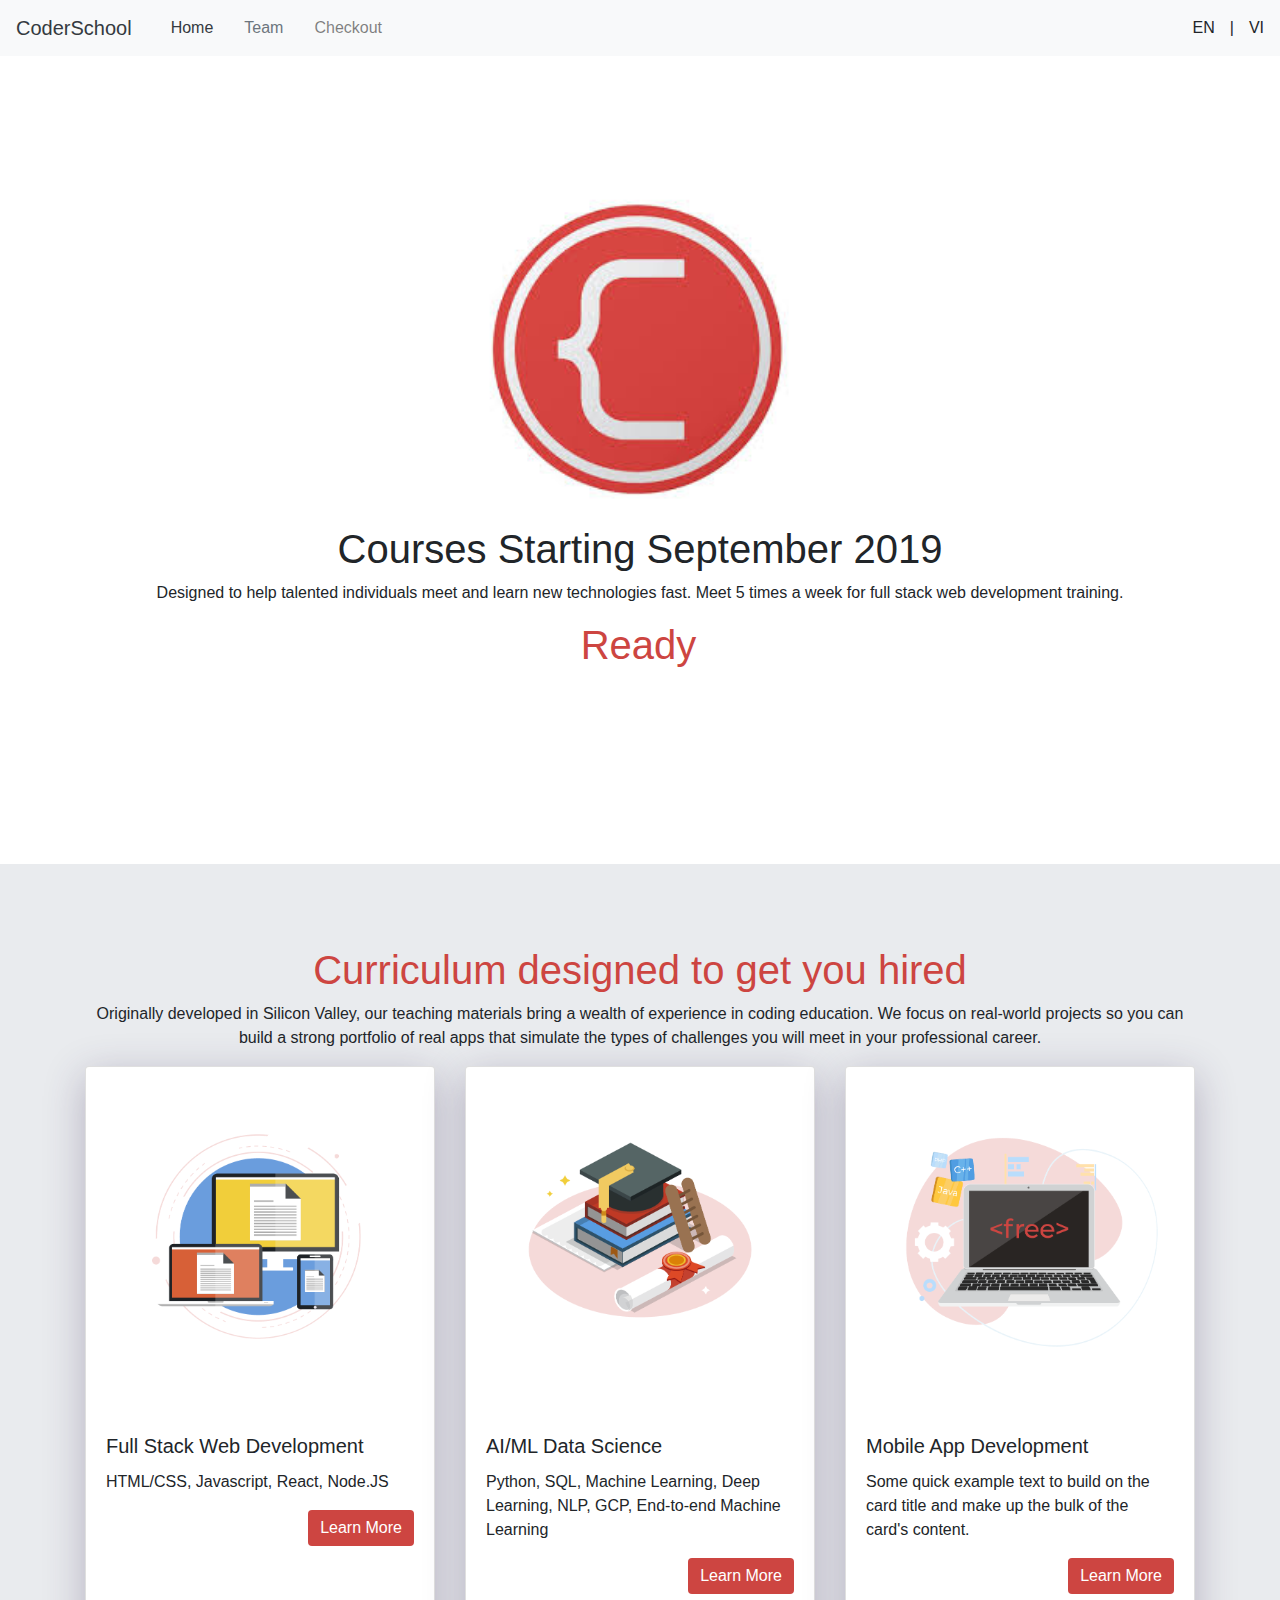
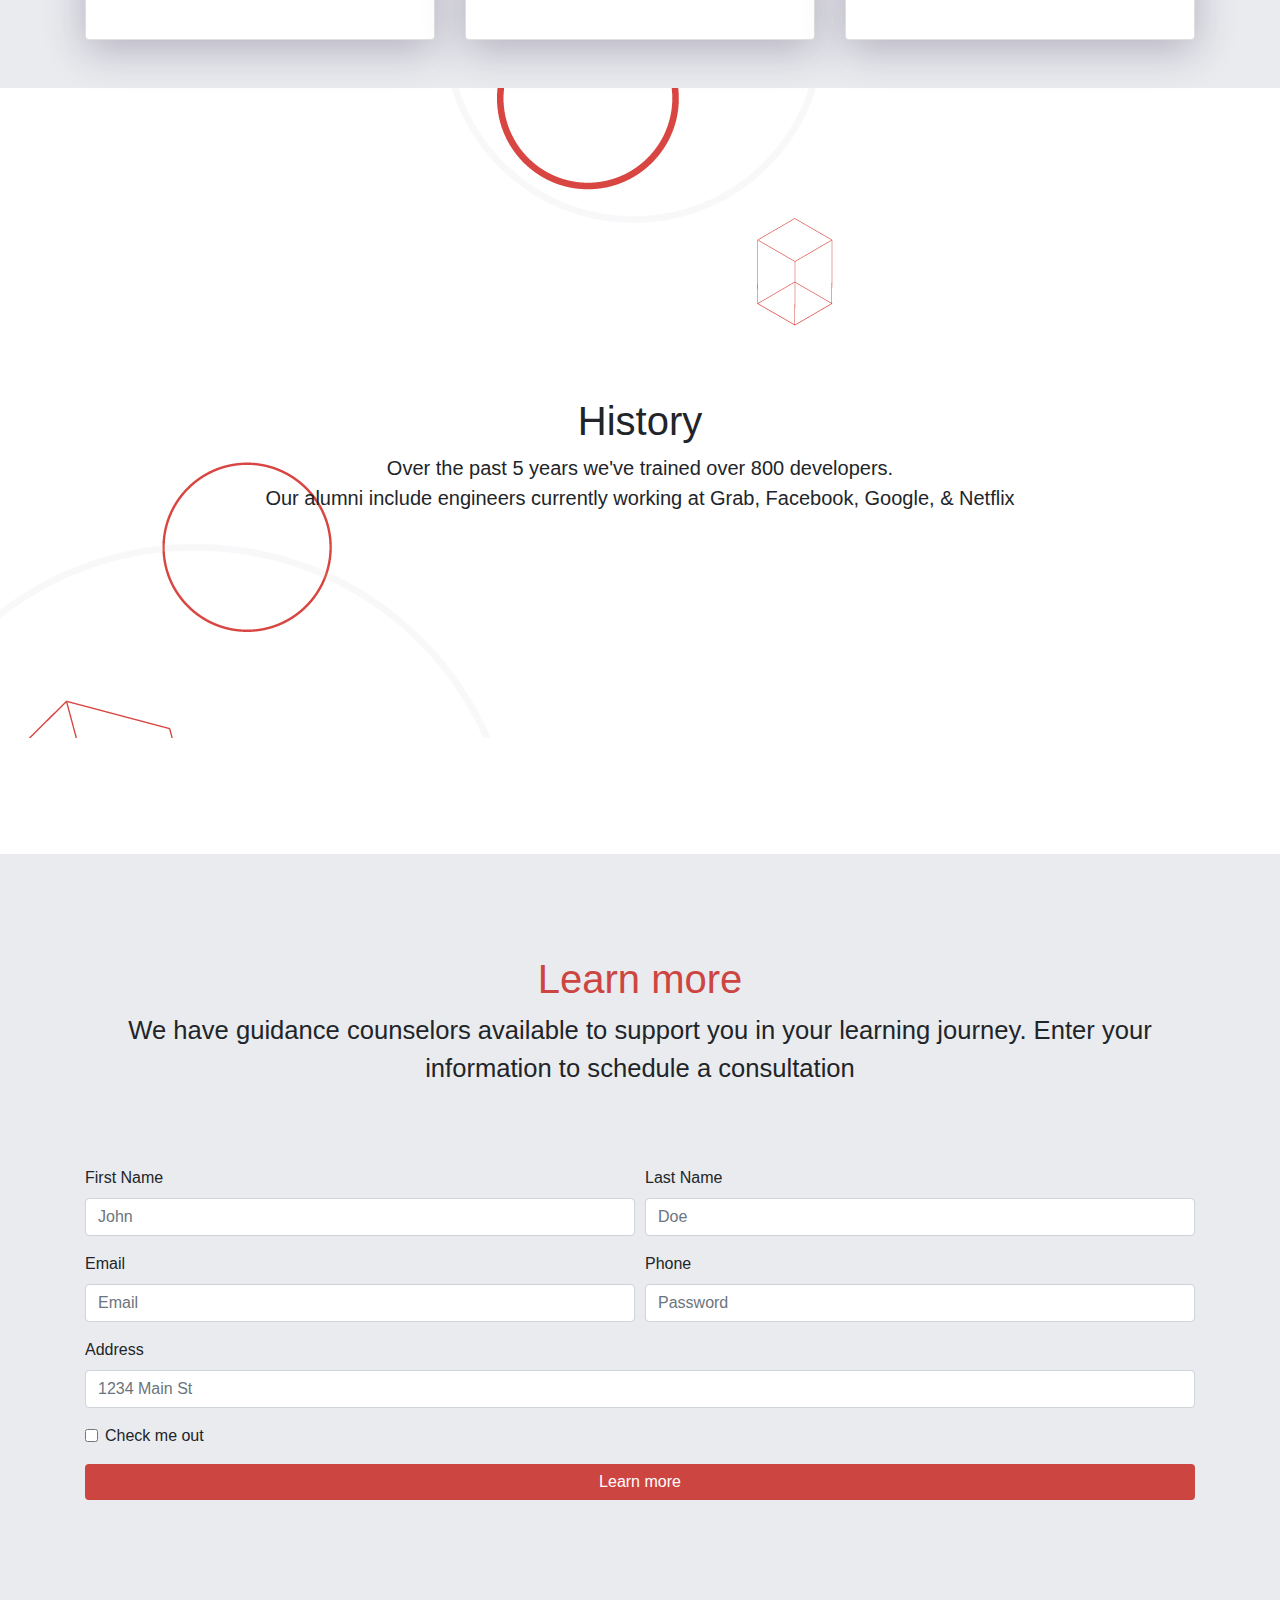
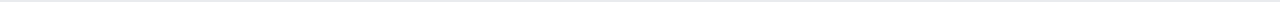
<file: index.html>
<!DOCTYPE html>
<html lang="en">

<head>
    <meta charset="UTF-8">
    <meta name="viewport" content="width=device-width, initial-scale=1.0">
    <title>CoderSchool Pricing Page</title>
    <!-- Remember to link bootstrap before other style sheet-->
    <link
        rel="stylesheet"
        crossorigin="anonymous"
        href="https://stackpath.bootstrapcdn.com/bootstrap/4.4.1/css/bootstrap.min.css"
        integrity="sha384-Vkoo8x4CGsO3+Hhxv8T/Q5PaXtkKtu6ug5TOeNV6gBiFeWPGFN9MuhOf23Q9Ifjh"
    />
    <link rel="stylesheet" href="css/style.css">
    <link
        rel="stylesheet"
        crossorigin="anonymous"
        href="https://use.fontawesome.com/releases/v5.6.3/css/all.css"
        integrity="sha384-UHRtZLI+pbxtHCWp1t77Bi1L4ZtiqrqD80Kn4Z8NTSRyMA2Fd33n5dQ8lWUE00s/"
    />
</head>
<body>
    <nav class="navbar navbar-expand-lg navbar-light bg-light fixed-top">
        <a class="navbar-brand text-dark" href="#">CoderSchool</a>
        <button
          type="button"
          aria-expanded="false"
          class="navbar-toggler"
          data-toggle="collapse"
          aria-label="Toggle navigation"
          data-target="#navbarSupportedContent"
          aria-controls="navbarSupportedContent"
        >
          <span class="navbar-toggler-icon"></span>
        </button>
      
        <div class="collapse navbar-collapse" id="navbarSupportedContent">
          <ul class="navbar-nav mr-auto">
            <li class="nav-item active">
              <a class="nav-link text-dark" href="#"
                >Home <span class="sr-only">(current)</span></a
              >
            </li>
            <li class="nav-item">
              <a class="nav-link text-muted" href="./team.html">Team</a>
            </li>
            <li class="nav-item">
              <a class="nav-link" href="rocket.html">Checkout</a>
            </li>
          </ul>
          <ul class="navbar-nav">
            <li class="nav-item">EN</li>
            <li class="nav-item">|</li>
            <li class="nav-item">VI</li>
          </ul>
        </div>
    </nav>
    <section>
        <img src="img/logo.jpeg" alt="CoderSchool logo" width=350px height=350px style="margin-top: 60px;"/>
        <h1 class="text-center">Courses Starting September 2019</h1>
        <p class="text-center banner">
          Designed to help talented individuals meet and learn new technologies fast.
          Meet 5 times a week for full stack web development training.
        </p>
        <h1
          class="typewrite red"
          data-period="2000"
          data-type='[ 
                  "Ready to change your life?", 
                  "What are you waiting for?", 
                  "Top-Rated Programming Courses Starting September 2019",
                  "Join CoderSchool Today!"
                  ]'
          style="margin-bottom: 80px;"
        ></h1>
    </section>
    <section>
        <div class="container-fluid pt-5 pb-5" style="background-color: #e9ebee;">
        <div class="container">
            <h1 class="text-center red" style="margin-top: 3%;">Curriculum designed to get you hired</h1>
            <p class="text-center text-body">
              Originally developed in Silicon Valley, our teaching materials bring a
              wealth of experience in coding education. We focus on real-world projects so
              you can build a strong portfolio of real apps that simulate the types of
              challenges you will meet in your professional career.
            </p>
        <div class="row justify-content-around mr-31 ml-31">
            <div class="col-md">
                <div class="card h-100">
                    <img class="card-img-top" src="img/card1.png" alt="Card image cap" />
                    <div class="card-body">
                      <h5 class="card-title">Full Stack Web Development</h5>
                      <p class="card-text">HTML/CSS, Javascript, React, Node.JS</p>
                      <div class="text-right">
                        <a href="#" class="btn btn-primary red">Learn More</a>
                      </div>
                    </div>
                </div>
            </div>
            <div class="col-md">
                <div class="card h-100">
                    <img class="card-img-top" src="img/card2.png" alt="Card image cap" />
                    <div class="card-body">
                      <h5 class="card-title">AI/ML Data Science</h5>
                      <p class="card-text">Python, SQL, Machine Learning, Deep Learning, NLP, GCP, End-to-end Machine Learning</p>
                      <div class="text-right">
                        <a href="#" class="btn btn-primary red">Learn More</a>
                      </div>
                    </div>
                </div>
            </div>
            <div class="col-md">
                <div class="card h-100">
                    <img class="card-img-top" src="img/card3.png" alt="Card image cap" />
                    <div class="card-body">
                      <h5 class="card-title">Mobile App Development</h5>
                      <p class="card-text">Some quick example text to build on the card title and make up the bulk of the card's content.</p>
                      <div class="text-right">
                        <a href="#" class="btn btn-primary red">Learn More</a>
                      </div>
                    </div>
                </div>    
            </div>
        </div>
        </div>
        </div>
    </section>
    <section id="third">
        <h1><i class="fas fa-history"></i>History</h1>
        <blockquote class="blockquote text-center">
          <p>
            Over the past 5 years we've trained over 800 developers. <br/>Our alumni
            include engineers currently working at Grab, Facebook, Google, & Netflix
          </p>
        </blockquote>
    </section>
    <section id="fourth">
        <div class="container-fluid" style="background-color: #e9ebee; padding-bottom: 5%; padding-top: 5%;">
          <div class="container mx-auto" style="font-size: 2vw; padding-top: 3%; padding-bottom: 5%;">  
          <h1 class="text-center red">Learn more</h1>
          <p class="text-center" width=min-content>
            We have guidance counselors available to support you in your learning
            journey. Enter your information to schedule a consultation
          </p>
          </div>
          <div class="container" style="padding-bottom: 3%;">
          <form>
            <div class="form-row">
              <div class="form-group col-md-6">
                <label for="fname">First Name</label>
                <input type="text" class="form-control" id="fname" placeholder="John" />
              </div>
              <div class="form-group col-md-6">
                <label for="lname">Last Name</label>
                <input type="text" class="form-control" id="lname" placeholder="Doe" />
              </div>
              <div class="form-group col-md-6">
                <label for="email">Email</label>
                <input type="email" class="form-control" id="email" placeholder="Email" />
              </div>
              <div class="form-group col-md-6">
                <label for="password">Phone</label>
                <input
                  type="password"
                  class="form-control"
                  id="password"
                  placeholder="Password"
                />
              </div>
            </div>
            <div class="form-group">
              <label for="address">Address</label>
              <input
                type="text"
                class="form-control"
                id="address"
                placeholder="1234 Main St"
              />
            </div>
            <div class="form-group">
              <div class="form-check">
                <input class="form-check-input" type="checkbox" id="gridCheck" />
                <label class="form-check-label" for="gridCheck">
                  Check me out
                </label>
              </div>
            </div>
            <div class="text-center">
              <button type="button" class="btn btn-primary btn-block">Learn more</button>
            </div>
          </form>
          </div>
        </div>
    </section>
    <script src="typewrite.js"></script>
    <script
        src="https://code.jquery.com/jquery-3.4.1.slim.min.js"
        integrity="sha384-J6qa4849blE2+poT4WnyKhv5vZF5SrPo0iEjwBvKU7imGFAV0wwj1yYfoRSJoZ+n"
        crossorigin="anonymous"
    ></script>
    <script
        src="https://cdn.jsdelivr.net/npm/popper.js@1.16.0/dist/umd/popper.min.js"
        integrity="sha384-Q6E9RHvbIyZFJoft+2mJbHaEWldlvI9IOYy5n3zV9zzTtmI3UksdQRVvoxMfooAo"
        crossorigin="anonymous"
    ></script>
    <script
        src="https://stackpath.bootstrapcdn.com/bootstrap/4.4.1/js/bootstrap.min.js"
        integrity="sha384-wfSDF2E50Y2D1uUdj0O3uMBJnjuUD4Ih7YwaYd1iqfktj0Uod8GCExl3Og8ifwB6"
        crossorigin="anonymous"
    ></script>
</body>
</html>
</file>
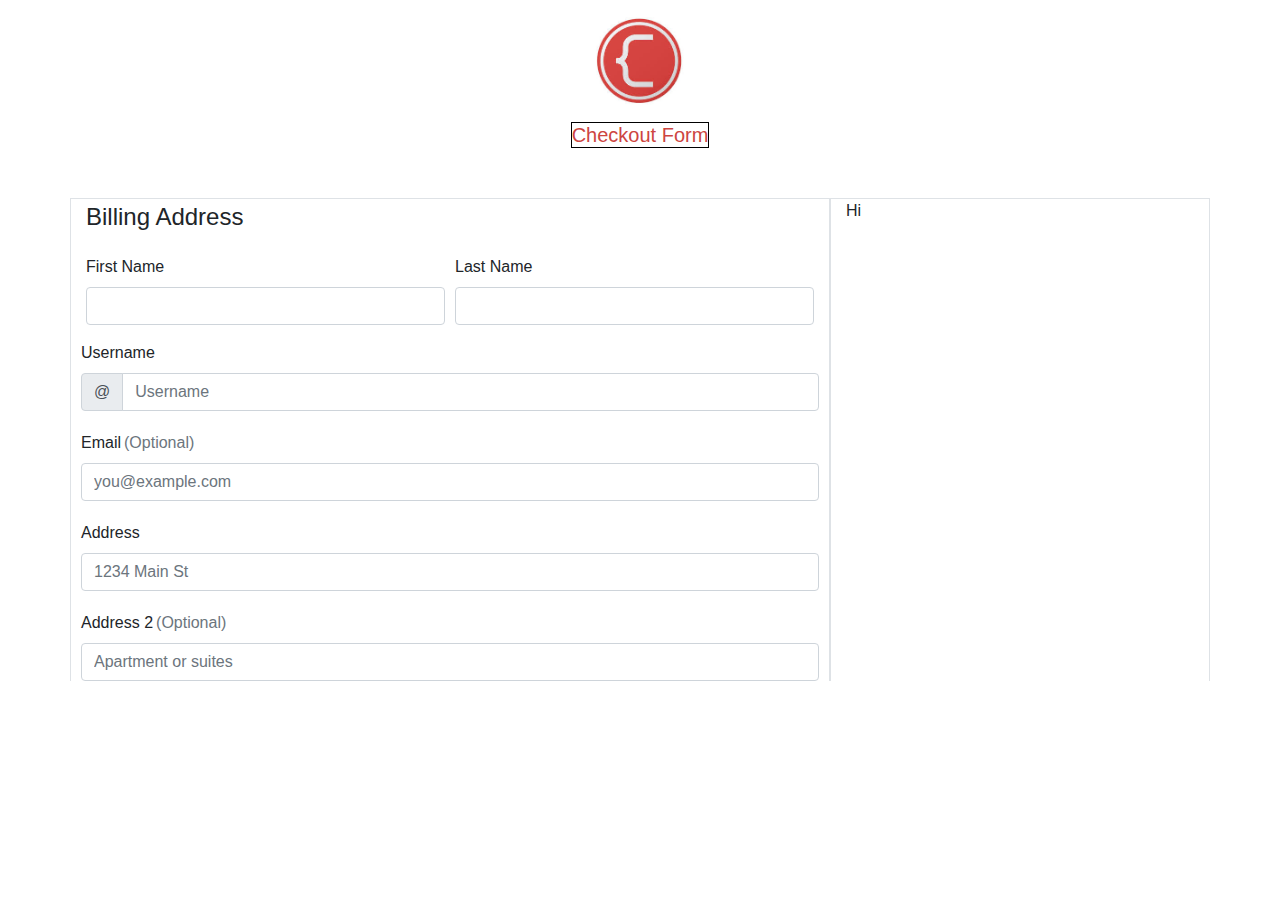
<file: rocket.html>
<!DOCTYPE html>
<html lang="en">
<head>
    <meta charset="UTF-8">
    <meta name="viewport" content="width=device-width, initial-scale=1.0">
    <title>Checkout</title>
    <link
        rel="stylesheet"
        crossorigin="anonymous"
        href="https://stackpath.bootstrapcdn.com/bootstrap/4.4.1/css/bootstrap.min.css"
        integrity="sha384-Vkoo8x4CGsO3+Hhxv8T/Q5PaXtkKtu6ug5TOeNV6gBiFeWPGFN9MuhOf23Q9Ifjh"
    />
    <link
        rel="stylesheet"
        crossorigin="anonymous"
        href="https://use.fontawesome.com/releases/v5.6.3/css/all.css"
        integrity="sha384-UHRtZLI+pbxtHCWp1t77Bi1L4ZtiqrqD80Kn4Z8NTSRyMA2Fd33n5dQ8lWUE00s/"
    />
    <link rel="stylesheet" href="css/rocket.css">
</head>
<body>
    <section>
        <img src="img/logo.jpeg" alt="CoderSchool Logo" style="height: 8%; width: 8%; margin-top: 10px;"/>
        <h5 class="red" style="border: 1px solid black; margin-top: 10px; margin-bottom: 50px;">Checkout Form</h5>
        <div class="container border-top">
            <div class="row">
                <div class="col-8 border-right border-left">
                    <form>
                        <span style="font-size: x-large;">Billing Address</span>
                        <div class="form-row top-buffer">
                            <div class="form-group col-md-6">
                                <label for="inputFirstname">First Name</label>
                                <input type="text" class="form-control" id="inputFirstname">
                            </div>
                            <div class="form-group col-md-6">
                                <label for="inputLastname">Last Name</label>
                                <input type="text" class="form-control" id="inputLastname">
                            </div>
                        </div>
                        <div class="form-row">
                            <label for="inlineFormInputGroupUsername">Username</label>
                            <div class="input-group">
                                <div class="input-group-prepend">
                                    <div class="input-group-text">@</div>
                                </div>
                                <input type="text" class="form-control" id="inlineFormInputGroupUsername" placeholder="Username">
                            </div>
                        </div>
                        <div class="form-row top-buffer">
                            <label for="inputEmail">
                                Email
                            </label>
                            <span class="text-muted" style="margin-left: 3px;">(Optional)</span>
                            <input type="email" class="form-control" id="inputEmail" placeholder="you@example.com">
                        </div>
                        <div class="form-row top-buffer">
                            <label for="inputAddress">Address</label>
                            <input type="text" class="form-control" id="inputAddress" placeholder="1234 Main St">    
                        </div>
                        <div class="form-row top-buffer">
                            <label for="inputAddress2">
                                Address 2
                            </label>
                            <span class="text-muted" style="margin-left: 3px;">(Optional)</span>
                            <input type="text" class="form-control" id="inputAddress2" placeholder="Apartment or suites">
                        </div>
                    </form>
                </div>
                <div class="col-4 border-right border-left">
                    Hi
                </div>
            </div>
        </div>
    </section>
    <script
        src="https://code.jquery.com/jquery-3.4.1.slim.min.js"
        integrity="sha384-J6qa4849blE2+poT4WnyKhv5vZF5SrPo0iEjwBvKU7imGFAV0wwj1yYfoRSJoZ+n"
        crossorigin="anonymous"
    ></script>
    <script
        src="https://cdn.jsdelivr.net/npm/popper.js@1.16.0/dist/umd/popper.min.js"
        integrity="sha384-Q6E9RHvbIyZFJoft+2mJbHaEWldlvI9IOYy5n3zV9zzTtmI3UksdQRVvoxMfooAo"
        crossorigin="anonymous"
    ></script>
    <script
        src="https://stackpath.bootstrapcdn.com/bootstrap/4.4.1/js/bootstrap.min.js"
        integrity="sha384-wfSDF2E50Y2D1uUdj0O3uMBJnjuUD4Ih7YwaYd1iqfktj0Uod8GCExl3Og8ifwB6"
        crossorigin="anonymous"
    ></script>
</body>
</html>
</file>
<file: css/style.css>
:root {
    --red: #cd4541;
  }
  
.red {
    color: var(--red);
}
.navbar-nav > .nav-item {
    margin-left: 15px;
  }

section {
    display: flex;
    padding-top: 9%;
    align-items: center;
    flex-direction: column;
}

.banner {
    margin-left: 1.5em;
    margin-right: 1.5em;
}

.btn-primary {
    border: 0px;
    color: white;
    background-color: var(--red);
}
.card {
    margin-bottom: 25px;
    box-shadow: 0 10px 40px rgba(59, 43, 91, 0.3);
  }

#third {
    background-image: url(../img/banner.jpg);
    justify-content: center;
    min-height: 650px;
}

#fourth > .container > p:nth-last-of-type(1) {
    font-size: 25px;
    margin-bottom: 100px;
  }
</file>
<file: css/rocket.css>
:root {
    --red: #cd4541;
  }
  
.red {
    color: var(--red);
}
section {
    display: flex;
    align-items: center;
    flex-direction: column;
}

.top-buffer { margin-top:20px; }
</file>
